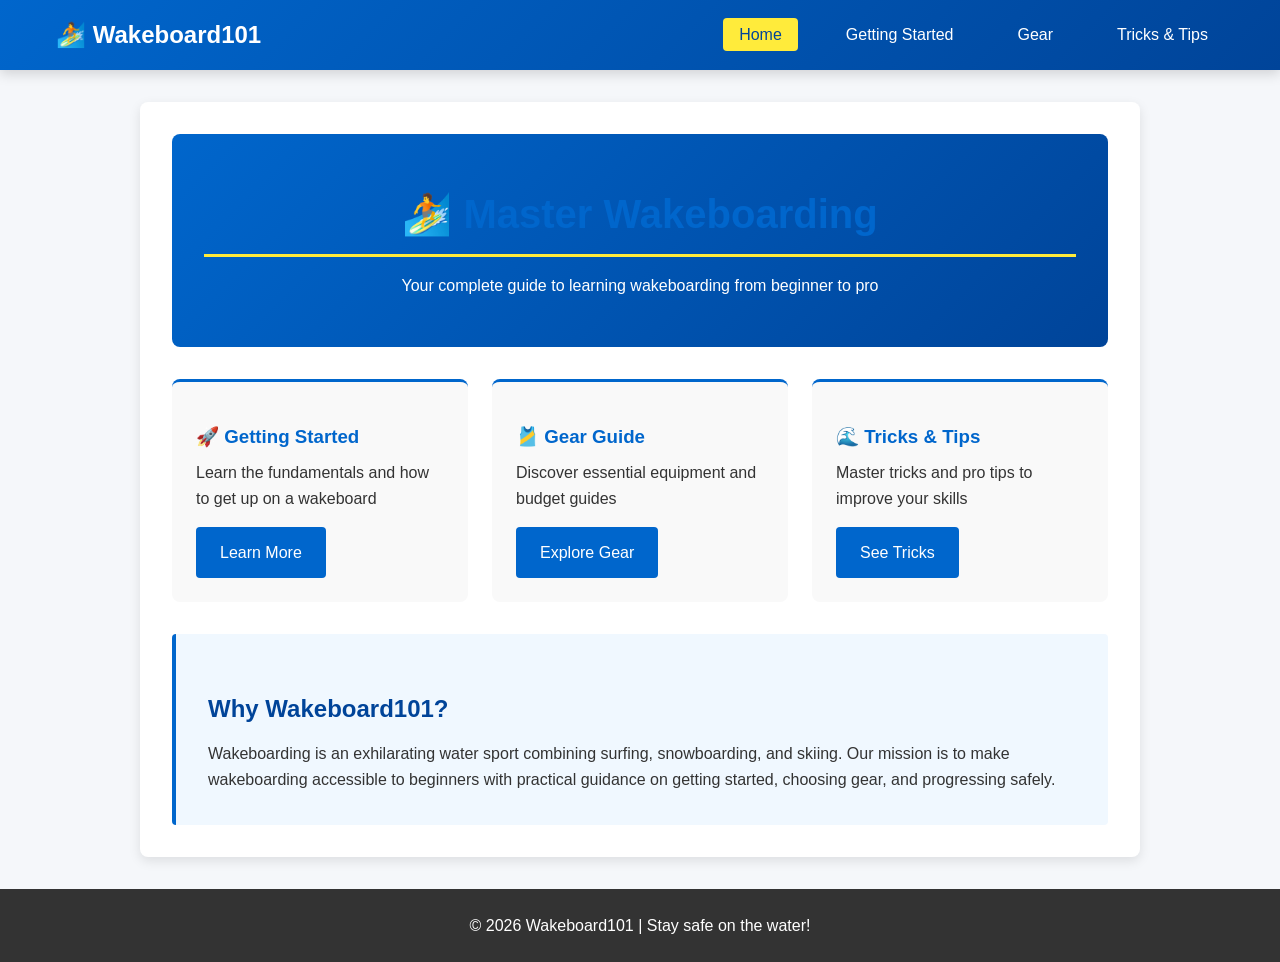
<file: index.html>
<!DOCTYPE html>
<html lang="en">
<head>
    <meta charset="UTF-8">
    <meta name="viewport" content="width=device-width, initial-scale=1.0">
    <link rel="stylesheet" href="styles.css">
    <title>Wakeboard101 - Learn Wakeboarding</title>
</head>
<body>
    <header>
        <nav>
            <div class="logo">🏄 Wakeboard101</div>
            <ul>
                <li><a href="index.html" class="active">Home</a></li>
                <li><a href="getting-started.html">Getting Started</a></li>
                <li><a href="gear.html">Gear</a></li>
                <li><a href="tricks-tips.html">Tricks & Tips</a></li>
            </ul>
        </nav>
    </header>

    <main>
        <section class="hero">
            <h1>🏄 Master Wakeboarding</h1>
            <p>Your complete guide to learning wakeboarding from beginner to pro</p>
        </section>

        <section class="features">
            <div class="card">
                <h3>🚀 Getting Started</h3>
                <p>Learn the fundamentals and how to get up on a wakeboard</p>
                <a href="getting-started.html" class="btn">Learn More</a>
            </div>
            <div class="card">
                <h3>🎽 Gear Guide</h3>
                <p>Discover essential equipment and budget guides</p>
                <a href="gear.html" class="btn">Explore Gear</a>
            </div>
            <div class="card">
                <h3>🌊 Tricks & Tips</h3>
                <p>Master tricks and pro tips to improve your skills</p>
                <a href="tricks-tips.html" class="btn">See Tricks</a>
            </div>
        </section>

        <section class="about">
            <h2>Why Wakeboard101?</h2>
            <p>Wakeboarding is an exhilarating water sport combining surfing, snowboarding, and skiing. Our mission is to make wakeboarding accessible to beginners with practical guidance on getting started, choosing gear, and progressing safely.</p>
        </section>
    </main>

    <footer>
        <p>&copy; 2026 Wakeboard101 | Stay safe on the water!</p>
    </footer>
</body>
</html>
</file>
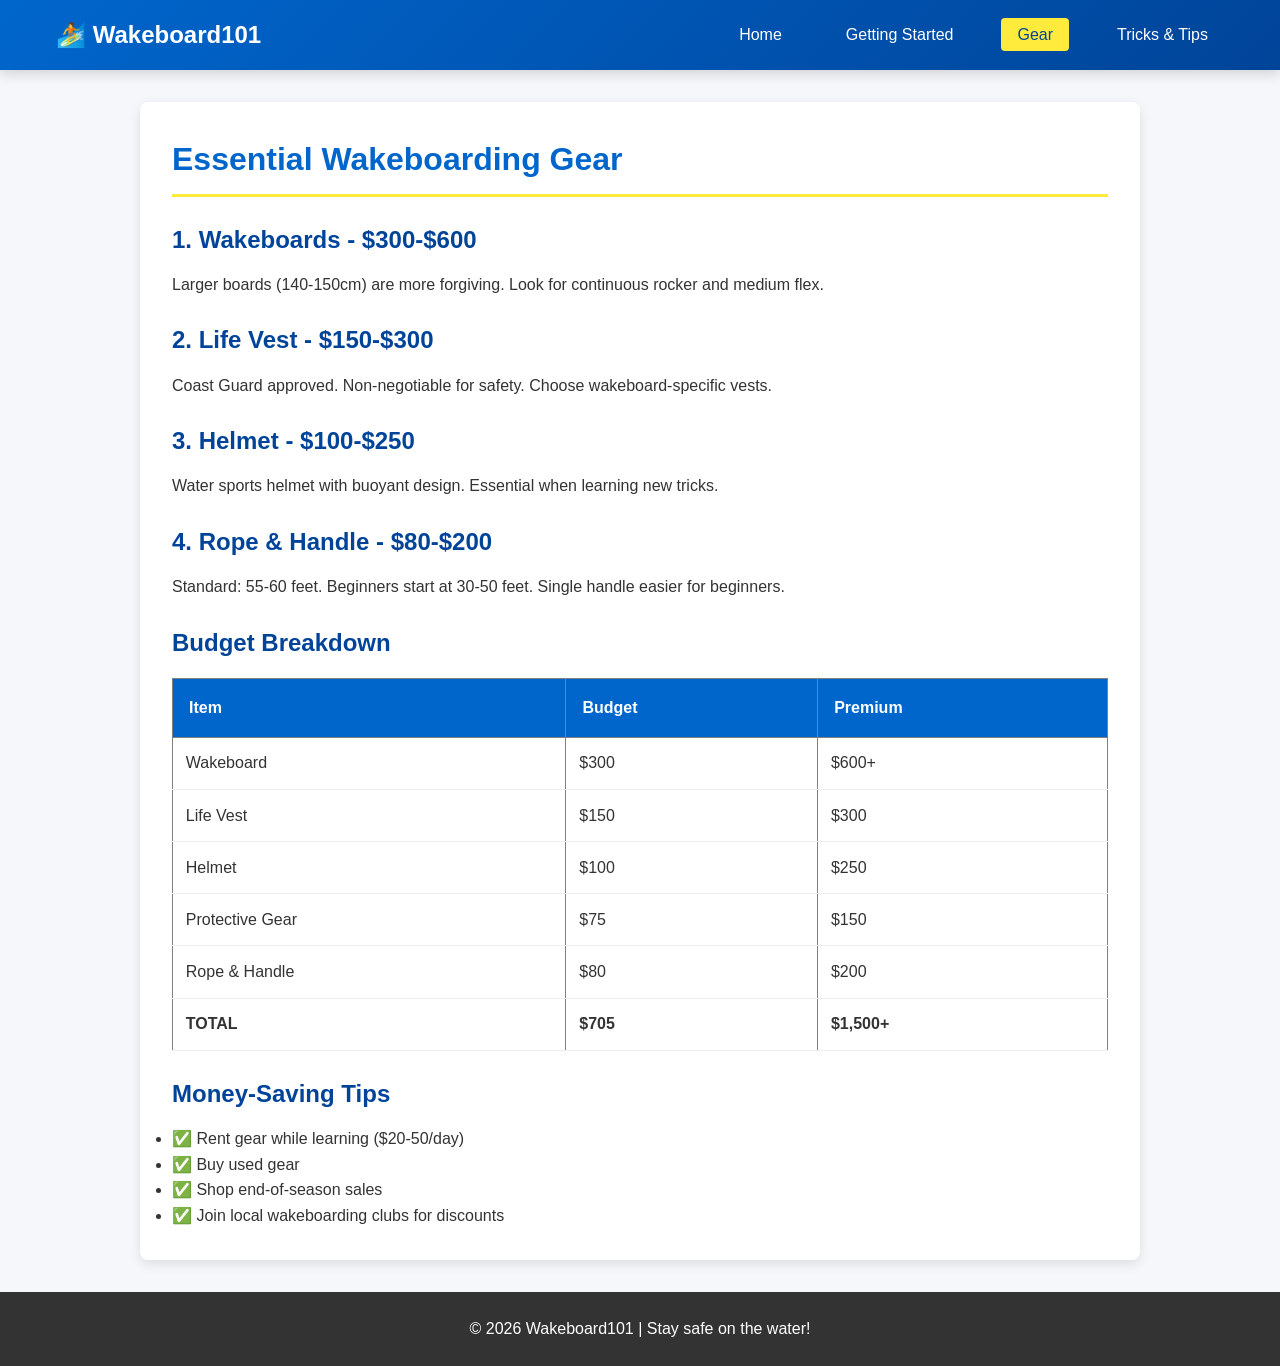
<file: gear.html>
<!DOCTYPE html>
<html lang="en">
<head>
    <meta charset="UTF-8">
    <meta name="viewport" content="width=device-width, initial-scale=1.0">
    <link rel="stylesheet" href="styles.css">
    <title>Gear Guide - Wakeboard101</title>
</head>
<body>
    <header>
        <nav>
            <div class="logo">🏄 Wakeboard101</div>
            <ul>
                <li><a href="index.html">Home</a></li>
                <li><a href="getting-started.html">Getting Started</a></li>
                <li><a href="gear.html" class="active">Gear</a></li>
                <li><a href="tricks-tips.html">Tricks & Tips</a></li>
            </ul>
        </nav>
    </header>

    <main>
        <section>
            <h1>Essential Wakeboarding Gear</h1>

            <h2>1. Wakeboards - $300-$600</h2>
            <p>Larger boards (140-150cm) are more forgiving. Look for continuous rocker and medium flex.</p>

            <h2>2. Life Vest - $150-$300</h2>
            <p>Coast Guard approved. Non-negotiable for safety. Choose wakeboard-specific vests.</p>

            <h2>3. Helmet - $100-$250</h2>
            <p>Water sports helmet with buoyant design. Essential when learning new tricks.</p>

            <h2>4. Rope & Handle - $80-$200</h2>
            <p>Standard: 55-60 feet. Beginners start at 30-50 feet. Single handle easier for beginners.</p>

            <h2>Budget Breakdown</h2>
            <table border="1">
                <tr><th>Item</th><th>Budget</th><th>Premium</th></tr>
                <tr><td>Wakeboard</td><td>$300</td><td>$600+</td></tr>
                <tr><td>Life Vest</td><td>$150</td><td>$300</td></tr>
                <tr><td>Helmet</td><td>$100</td><td>$250</td></tr>
                <tr><td>Protective Gear</td><td>$75</td><td>$150</td></tr>
                <tr><td>Rope & Handle</td><td>$80</td><td>$200</td></tr>
                <tr><td><strong>TOTAL</strong></td><td><strong>$705</strong></td><td><strong>$1,500+</strong></td></tr>
            </table>

            <h2>Money-Saving Tips</h2>
            <ul>
                <li>✅ Rent gear while learning ($20-50/day)</li>
                <li>✅ Buy used gear</li>
                <li>✅ Shop end-of-season sales</li>
                <li>✅ Join local wakeboarding clubs for discounts</li>
            </ul>
        </section>
    </main>

    <footer>
        <p>&copy; 2026 Wakeboard101 | Stay safe on the water!</p>
    </footer>
</body>
</html>
</file>
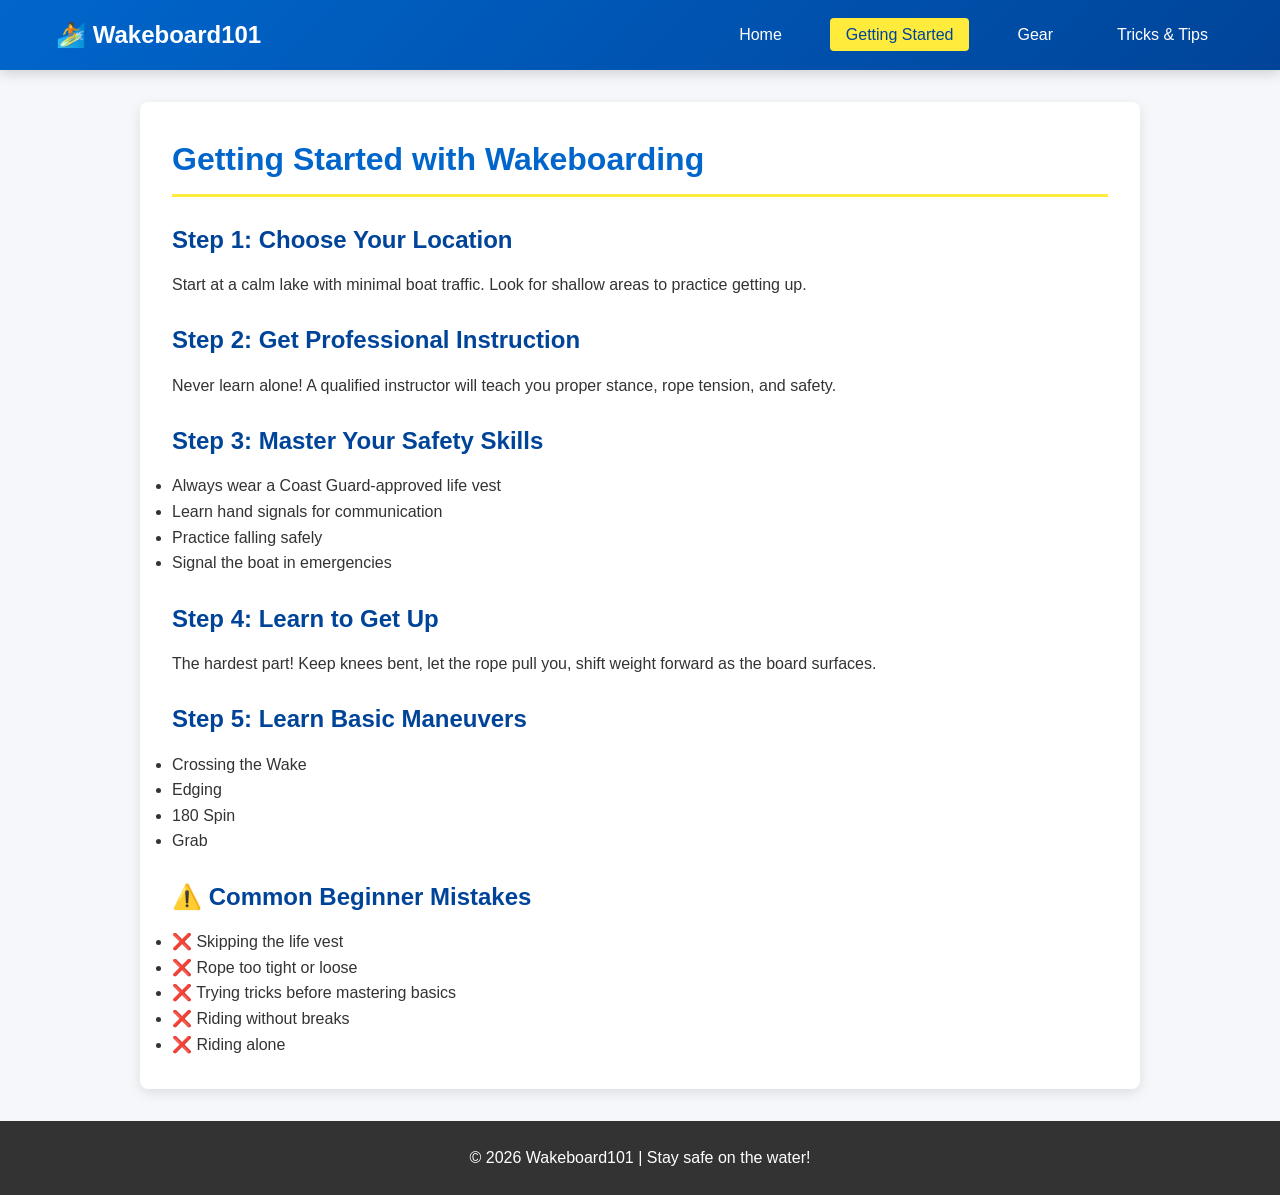
<file: getting-started.html>
<!DOCTYPE html>
<html lang="en">
<head>
    <meta charset="UTF-8">
    <meta name="viewport" content="width=device-width, initial-scale=1.0">
    <link rel="stylesheet" href="styles.css">
    <title>Getting Started - Wakeboard101</title>
</head>
<body>
    <header>
        <nav>
            <div class="logo">🏄 Wakeboard101</div>
            <ul>
                <li><a href="index.html">Home</a></li>
                <li><a href="getting-started.html" class="active">Getting Started</a></li>
                <li><a href="gear.html">Gear</a></li>
                <li><a href="tricks-tips.html">Tricks & Tips</a></li>
            </ul>
        </nav>
    </header>

    <main>
        <section>
            <h1>Getting Started with Wakeboarding</h1>

            <h2>Step 1: Choose Your Location</h2>
            <p>Start at a calm lake with minimal boat traffic. Look for shallow areas to practice getting up.</p>

            <h2>Step 2: Get Professional Instruction</h2>
            <p>Never learn alone! A qualified instructor will teach you proper stance, rope tension, and safety.</p>

            <h2>Step 3: Master Your Safety Skills</h2>
            <ul>
                <li>Always wear a Coast Guard-approved life vest</li>
                <li>Learn hand signals for communication</li>
                <li>Practice falling safely</li>
                <li>Signal the boat in emergencies</li>
            </ul>

            <h2>Step 4: Learn to Get Up</h2>
            <p>The hardest part! Keep knees bent, let the rope pull you, shift weight forward as the board surfaces.</p>

            <h2>Step 5: Learn Basic Maneuvers</h2>
            <ul>
                <li>Crossing the Wake</li>
                <li>Edging</li>
                <li>180 Spin</li>
                <li>Grab</li>
            </ul>

            <h2>⚠️ Common Beginner Mistakes</h2>
            <ul>
                <li>❌ Skipping the life vest</li>
                <li>❌ Rope too tight or loose</li>
                <li>❌ Trying tricks before mastering basics</li>
                <li>❌ Riding without breaks</li>
                <li>❌ Riding alone</li>
            </ul>
        </section>
    </main>

    <footer>
        <p>&copy; 2026 Wakeboard101 | Stay safe on the water!</p>
    </footer>
</body>
</html>
</file>
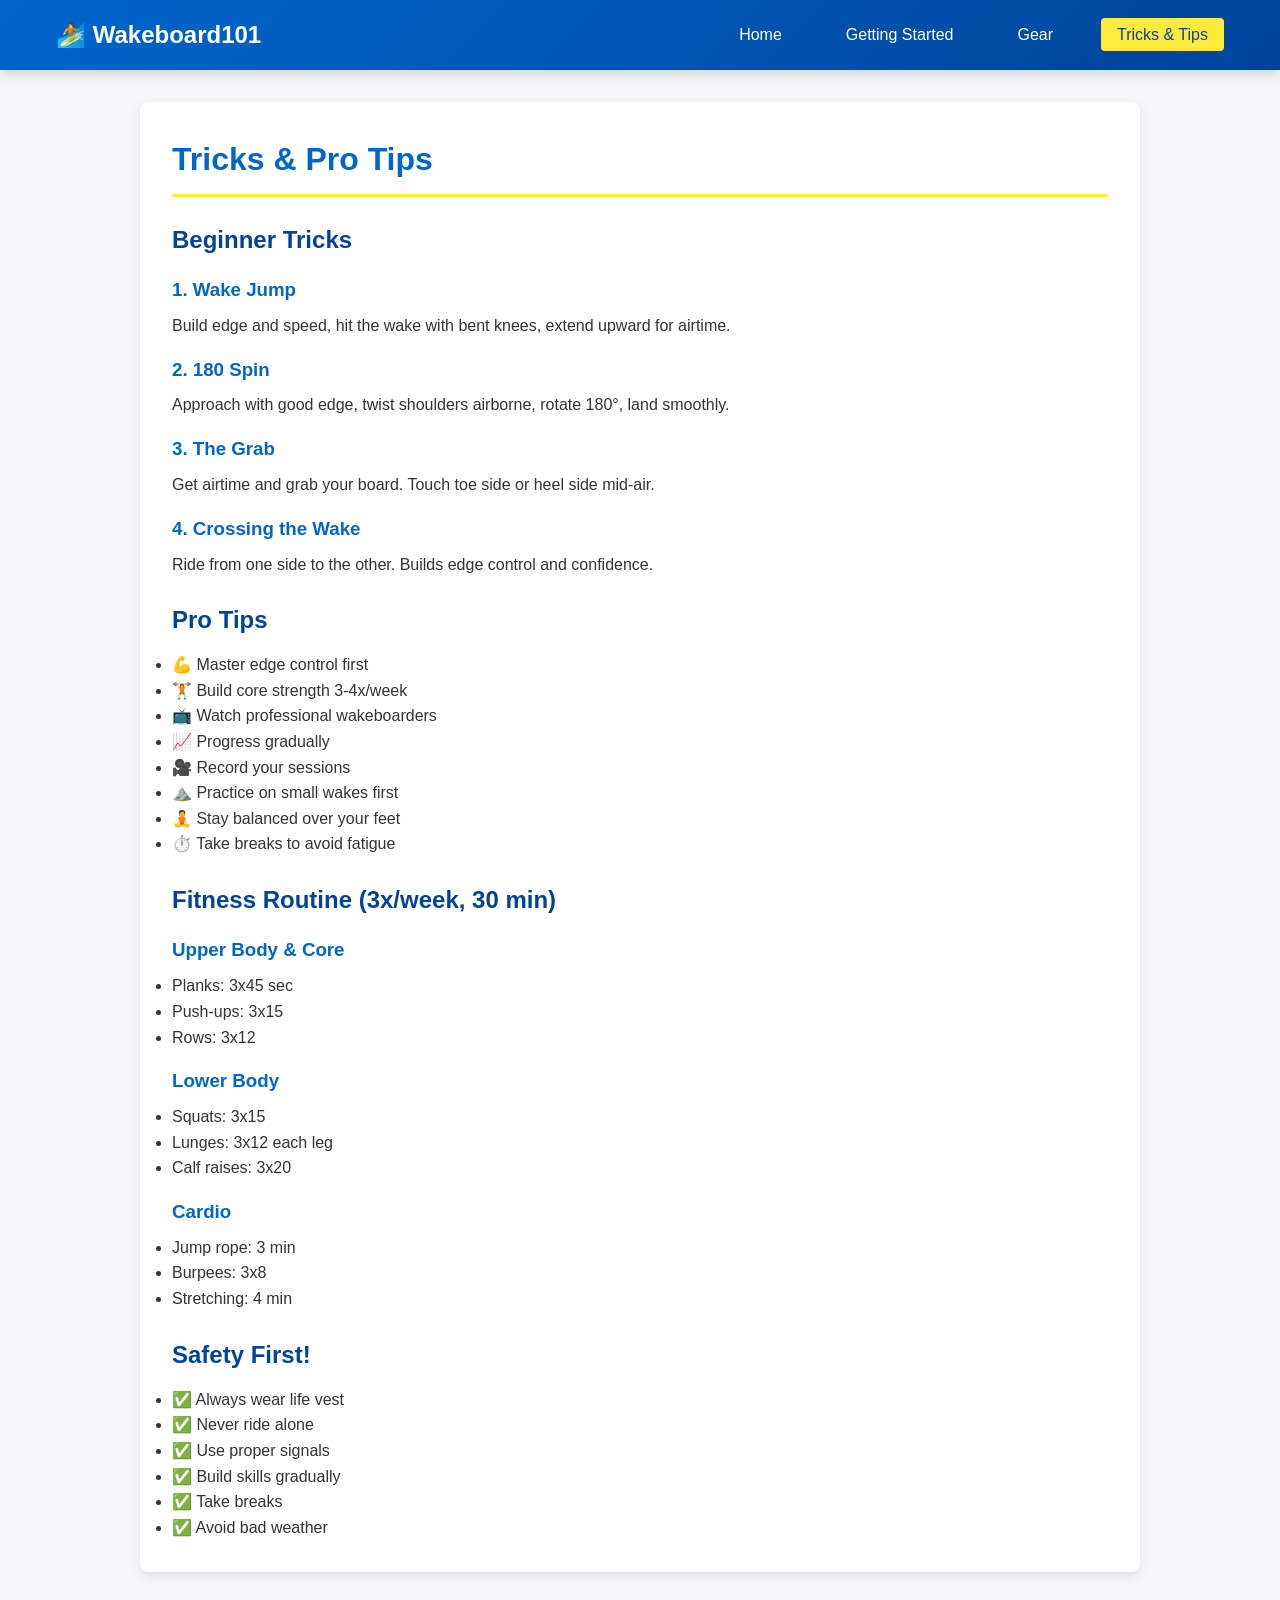
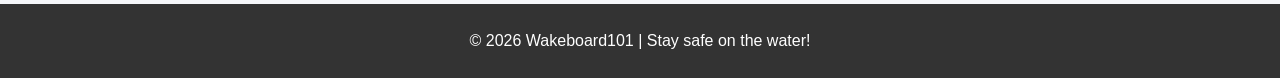
<file: tricks-tips.html>
<!DOCTYPE html>
<html lang="en">
<head>
    <meta charset="UTF-8">
    <meta name="viewport" content="width=device-width, initial-scale=1.0">
    <link rel="stylesheet" href="styles.css">
    <title>Tricks & Tips - Wakeboard101</title>
</head>
<body>
    <header>
        <nav>
            <div class="logo">🏄 Wakeboard101</div>
            <ul>
                <li><a href="index.html">Home</a></li>
                <li><a href="getting-started.html">Getting Started</a></li>
                <li><a href="gear.html">Gear</a></li>
                <li><a href="tricks-tips.html" class="active">Tricks & Tips</a></li>
            </ul>
        </nav>
    </header>

    <main>
        <section>
            <h1>Tricks & Pro Tips</h1>

            <h2>Beginner Tricks</h2>
            <h3>1. Wake Jump</h3>
            <p>Build edge and speed, hit the wake with bent knees, extend upward for airtime.</p>

            <h3>2. 180 Spin</h3>
            <p>Approach with good edge, twist shoulders airborne, rotate 180°, land smoothly.</p>

            <h3>3. The Grab</h3>
            <p>Get airtime and grab your board. Touch toe side or heel side mid-air.</p>

            <h3>4. Crossing the Wake</h3>
            <p>Ride from one side to the other. Builds edge control and confidence.</p>

            <h2>Pro Tips</h2>
            <ul>
                <li>💪 Master edge control first</li>
                <li>🏋️ Build core strength 3-4x/week</li>
                <li>📺 Watch professional wakeboarders</li>
                <li>📈 Progress gradually</li>
                <li>🎥 Record your sessions</li>
                <li>⛰️ Practice on small wakes first</li>
                <li>🧘 Stay balanced over your feet</li>
                <li>⏱️ Take breaks to avoid fatigue</li>
            </ul>

            <h2>Fitness Routine (3x/week, 30 min)</h2>
            <h3>Upper Body & Core</h3>
            <ul>
                <li>Planks: 3x45 sec</li>
                <li>Push-ups: 3x15</li>
                <li>Rows: 3x12</li>
            </ul>

            <h3>Lower Body</h3>
            <ul>
                <li>Squats: 3x15</li>
                <li>Lunges: 3x12 each leg</li>
                <li>Calf raises: 3x20</li>
            </ul>

            <h3>Cardio</h3>
            <ul>
                <li>Jump rope: 3 min</li>
                <li>Burpees: 3x8</li>
                <li>Stretching: 4 min</li>
            </ul>

            <h2>Safety First!</h2>
            <ul>
                <li>✅ Always wear life vest</li>
                <li>✅ Never ride alone</li>
                <li>✅ Use proper signals</li>
                <li>✅ Build skills gradually</li>
                <li>✅ Take breaks</li>
                <li>✅ Avoid bad weather</li>
            </ul>
        </section>
    </main>

    <footer>
        <p>&copy; 2026 Wakeboard101 | Stay safe on the water!</p>
    </footer>
</body>
</html>
</file>
<file: styles.css>
* {
    margin: 0;
    padding: 0;
    box-sizing: border-box;
}

body {
    font-family: 'Segoe UI', Tahoma, Geneva, sans-serif;
    line-height: 1.6;
    color: #333;
    background: #f5f7fa;
}

header {
    background: linear-gradient(135deg, #0066cc 0%, #004499 100%);
    color: white;
    padding: 1rem 0;
    position: sticky;
    top: 0;
    z-index: 100;
    box-shadow: 0 4px 12px rgba(0,0,0,0.15);
}

nav {
    max-width: 1200px;
    margin: 0 auto;
    padding: 0 1rem;
    display: flex;
    justify-content: space-between;
    align-items: center;
    gap: 2rem;
}

.logo {
    font-size: 1.5rem;
    font-weight: bold;
}

nav ul {
    list-style: none;
    display: flex;
    gap: 2rem;
}

nav a {
    color: white;
    text-decoration: none;
    padding: 0.5rem 1rem;
    border-radius: 4px;
    transition: all 0.3s;
}

nav a:hover,
nav a.active {
    background: #ffeb3b;
    color: #004499;
}

main {
    max-width: 1000px;
    margin: 2rem auto;
    background: white;
    border-radius: 8px;
    box-shadow: 0 4px 12px rgba(0,0,0,0.1);
    padding: 2rem;
}

section {
    animation: fadeIn 0.5s ease;
}

@keyframes fadeIn {
    from { opacity: 0; transform: translateY(10px); }
    to { opacity: 1; transform: translateY(0); }
}

.hero {
    background: linear-gradient(135deg, #0066cc 0%, #004499 100%);
    color: white;
    text-align: center;
    padding: 3rem 2rem;
    border-radius: 8px;
    margin-bottom: 2rem;
}

.hero h1 {
    font-size: 2.5rem;
    margin-bottom: 1rem;
}

.features {
    display: grid;
    grid-template-columns: repeat(auto-fit, minmax(250px, 1fr));
    gap: 1.5rem;
    margin: 2rem 0;
}

.card {
    background: #f9f9f9;
    padding: 1.5rem;
    border-radius: 8px;
    border-top: 3px solid #0066cc;
    transition: all 0.3s;
}

.card:hover {
    transform: translateY(-5px);
    box-shadow: 0 8px 16px rgba(0,0,0,0.1);
}

.btn {
    display: inline-block;
    background: #0066cc;
    color: white;
    padding: 0.8rem 1.5rem;
    text-decoration: none;
    border-radius: 4px;
    margin-top: 1rem;
    transition: all 0.3s;
}

.btn:hover {
    background: #004499;
    transform: scale(1.05);
}

h1 {
    color: #0066cc;
    font-size: 2rem;
    margin-bottom: 1.5rem;
    border-bottom: 3px solid #ffeb3b;
    padding-bottom: 0.5rem;
}

h2 {
    color: #004499;
    font-size: 1.5rem;
    margin-top: 1.5rem;
    margin-bottom: 0.8rem;
}

h3 {
    color: #0066cc;
    margin-top: 1rem;
    margin-bottom: 0.5rem;
}

table {
    width: 100%;
    border-collapse: collapse;
    margin: 1rem 0;
}

table th {
    background: #0066cc;
    color: white;
    padding: 1rem;
    text-align: left;
}

table td {
    padding: 0.8rem;
    border-bottom: 1px solid #eee;
}

table tr:hover {
    background: #f5f5f5;
}

.about {
    background: #f0f8ff;
    padding: 2rem;
    border-left: 4px solid #0066cc;
    border-radius: 4px;
}

footer {
    background: #333;
    color: white;
    text-align: center;
    padding: 1.5rem;
    margin-top: 2rem;
}

@media (max-width: 768px) {
    nav {
        flex-direction: column;
        gap: 1rem;
    }

    nav ul {
        flex-wrap: wrap;
        justify-content: center;
        gap: 1rem;
    }

    main {
        padding: 1rem;
    }

    .hero h1 {
        font-size: 1.8rem;
    }

    h1 {
        font-size: 1.5rem;
    }
}
</file>
